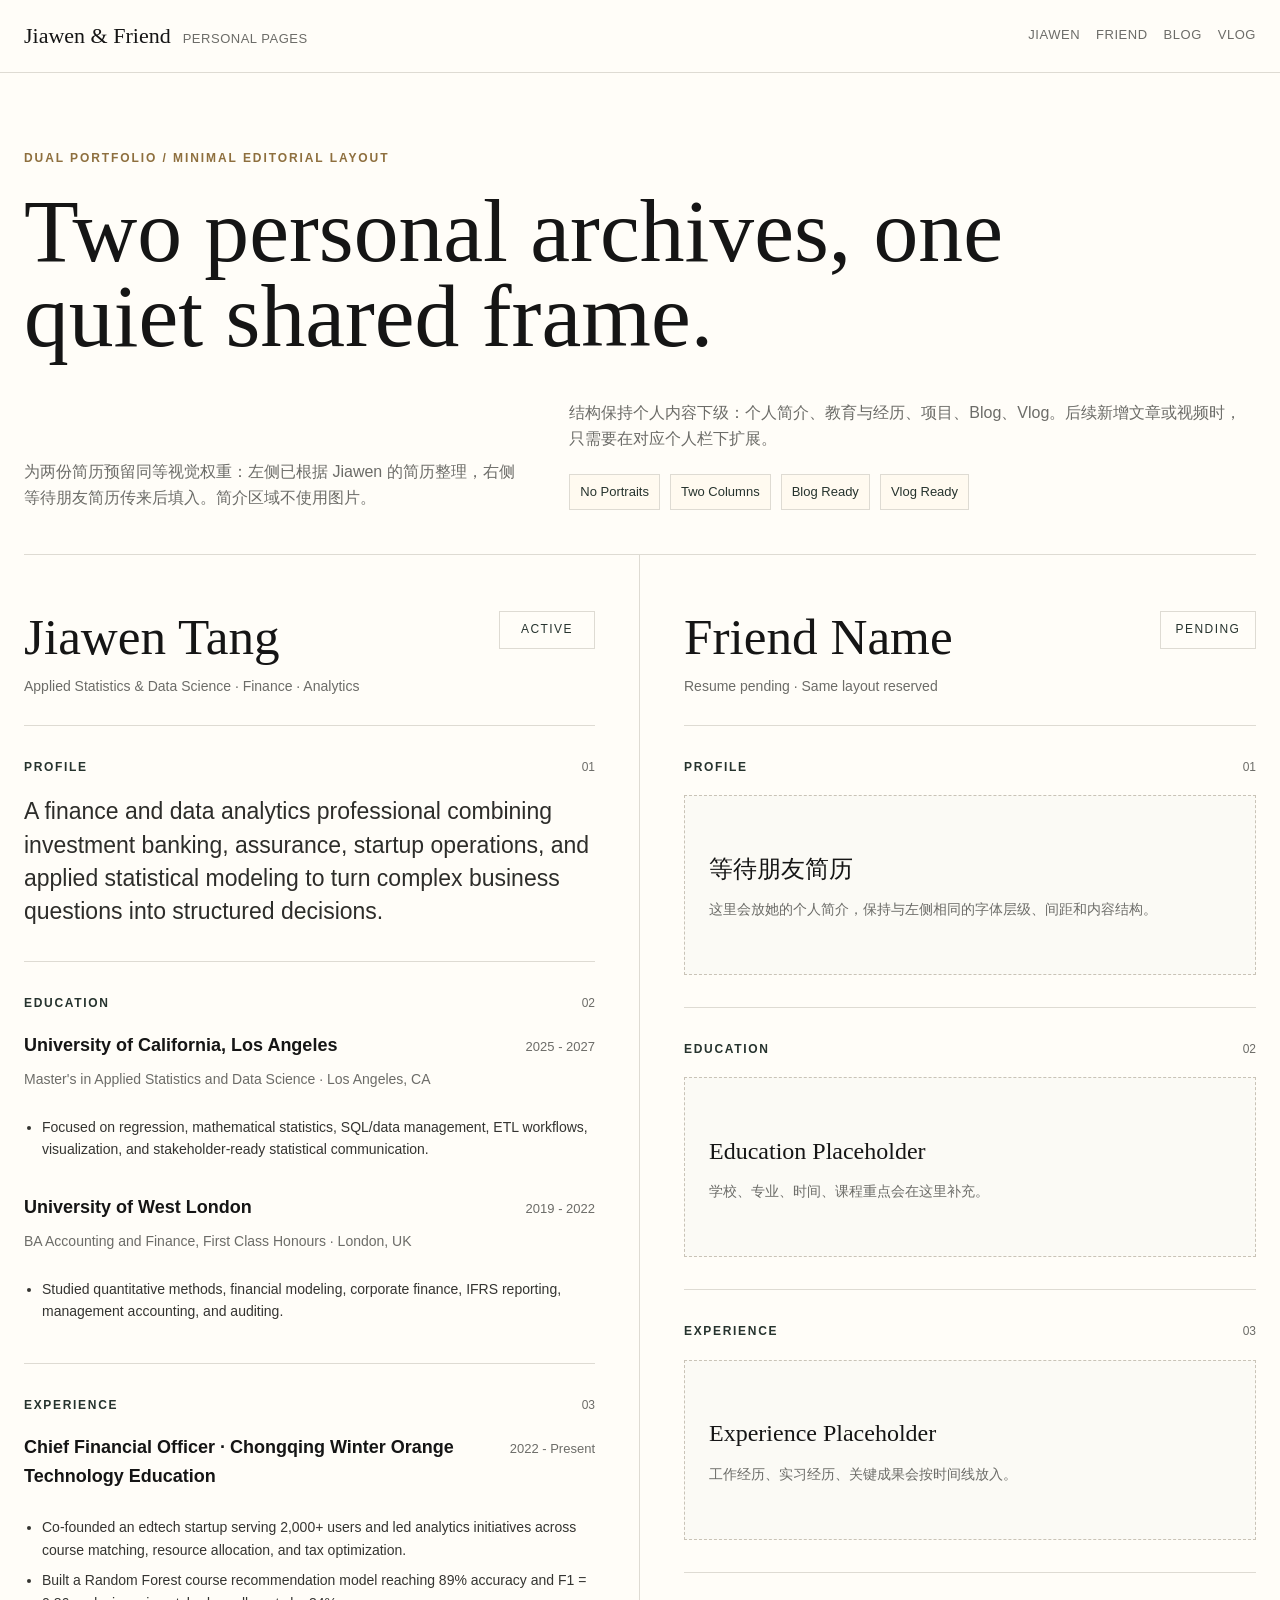
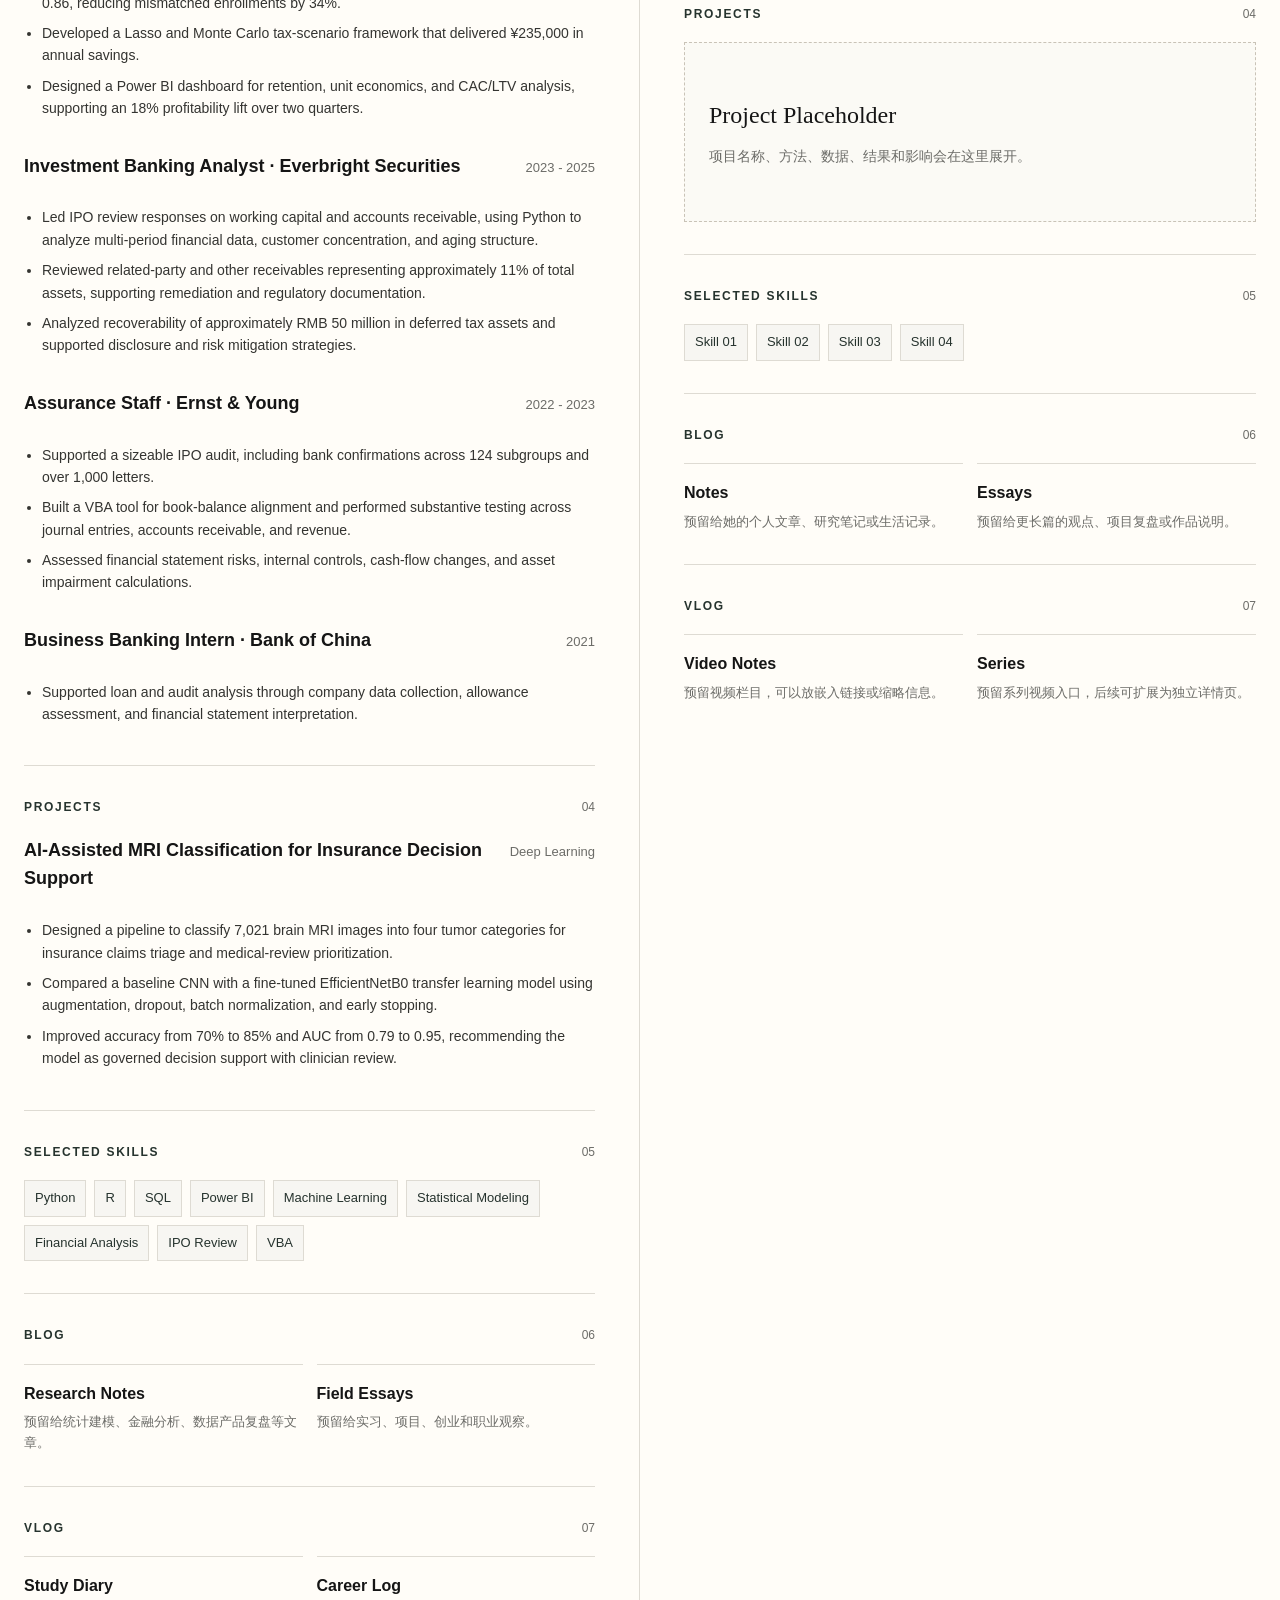
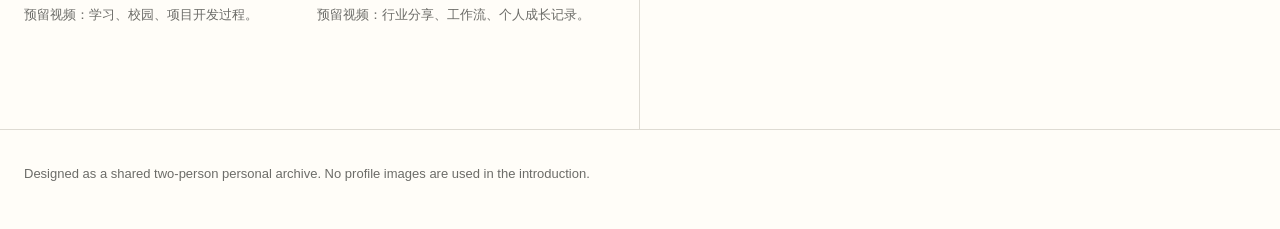
<file: 421/index.html>
<!doctype html>
<html lang="zh-CN">
  <head>
    <meta charset="utf-8">
    <meta name="viewport" content="width=device-width, initial-scale=1">
    <title>Jiawen Tang & Friend | Personal Pages</title>
    <style>
      :root {
        color-scheme: light;
        --ink: #151515;
        --muted: #6c6c68;
        --fine: #dedbd3;
        --soft: #f7f6f2;
        --paper: #fffdf8;
        --accent: #8e6f3e;
        --deep: #26332e;
      }

      * {
        box-sizing: border-box;
      }

      html {
        scroll-behavior: smooth;
      }

      body {
        margin: 0;
        min-width: 320px;
        background: var(--paper);
        color: var(--ink);
        font-family: "Inter", "Helvetica Neue", Arial, "PingFang SC", "Microsoft YaHei", sans-serif;
        line-height: 1.6;
      }

      a {
        color: inherit;
        text-decoration: none;
      }

      .shell {
        width: min(1480px, calc(100% - 48px));
        margin: 0 auto;
      }

      .topbar {
        position: sticky;
        top: 0;
        z-index: 5;
        background: rgba(255, 253, 248, 0.92);
        border-bottom: 1px solid var(--fine);
        backdrop-filter: blur(18px);
      }

      .topbar-inner {
        display: flex;
        align-items: center;
        justify-content: space-between;
        min-height: 72px;
        gap: 24px;
      }

      .brand {
        display: flex;
        align-items: baseline;
        gap: 12px;
        white-space: nowrap;
      }

      .brand strong {
        font-family: Georgia, "Times New Roman", serif;
        font-size: 22px;
        font-weight: 500;
      }

      .brand span,
      nav a {
        color: var(--muted);
        font-size: 13px;
        letter-spacing: 0.04em;
        text-transform: uppercase;
      }

      nav {
        display: flex;
        flex-wrap: wrap;
        justify-content: flex-end;
        gap: 16px;
      }

      nav a {
        padding: 6px 0;
        border-bottom: 1px solid transparent;
      }

      nav a:hover {
        border-color: var(--ink);
        color: var(--ink);
      }

      .hero {
        padding: 76px 0 44px;
        border-bottom: 1px solid var(--fine);
      }

      .kicker {
        margin: 0 0 20px;
        color: var(--accent);
        font-size: 12px;
        font-weight: 700;
        letter-spacing: 0.16em;
        text-transform: uppercase;
      }

      h1 {
        max-width: 980px;
        margin: 0;
        font-family: Georgia, "Times New Roman", serif;
        font-size: clamp(48px, 7vw, 104px);
        font-weight: 500;
        line-height: 0.95;
      }

      .hero-note {
        display: grid;
        grid-template-columns: minmax(220px, 0.42fr) minmax(280px, 0.58fr);
        gap: 48px;
        align-items: end;
        margin-top: 42px;
      }

      .hero-note p {
        margin: 0;
        color: var(--muted);
        font-size: 16px;
      }

      .meta-row {
        display: flex;
        flex-wrap: wrap;
        gap: 10px;
        margin-top: 22px;
      }

      .meta-row span {
        border: 1px solid var(--fine);
        padding: 7px 10px;
        color: var(--deep);
        font-size: 13px;
        background: #fffaf0;
      }

      .profiles {
        display: grid;
        grid-template-columns: repeat(2, minmax(0, 1fr));
        min-height: 70vh;
      }

      .profile {
        padding: 56px 44px 72px;
      }

      .profile:first-child {
        border-right: 1px solid var(--fine);
        padding-left: 0;
      }

      .profile:last-child {
        padding-right: 0;
      }

      .profile-head {
        display: grid;
        grid-template-columns: minmax(0, 1fr) auto;
        gap: 20px;
        align-items: start;
        padding-bottom: 28px;
        border-bottom: 1px solid var(--fine);
      }

      .profile h2 {
        margin: 0;
        font-family: Georgia, "Times New Roman", serif;
        font-size: clamp(34px, 4vw, 58px);
        font-weight: 500;
        line-height: 1;
      }

      .role {
        margin: 12px 0 0;
        color: var(--muted);
        font-size: 14px;
      }

      .status {
        min-width: 96px;
        border: 1px solid var(--fine);
        padding: 8px 10px;
        color: var(--deep);
        font-size: 12px;
        text-align: center;
        text-transform: uppercase;
        letter-spacing: 0.12em;
      }

      .content-block {
        padding: 32px 0;
        border-bottom: 1px solid var(--fine);
      }

      .content-block:last-child {
        border-bottom: 0;
      }

      .section-label {
        display: flex;
        align-items: center;
        justify-content: space-between;
        gap: 18px;
        margin-bottom: 18px;
      }

      .section-label h3 {
        margin: 0;
        color: var(--deep);
        font-size: 12px;
        font-weight: 800;
        letter-spacing: 0.14em;
        text-transform: uppercase;
      }

      .section-label span {
        color: var(--muted);
        font-size: 12px;
      }

      .lede {
        margin: 0;
        color: #2d2d2a;
        font-size: clamp(18px, 2vw, 23px);
        line-height: 1.45;
      }

      .timeline {
        display: grid;
        gap: 24px;
      }

      .item {
        display: grid;
        gap: 8px;
      }

      .item-header {
        display: flex;
        align-items: baseline;
        justify-content: space-between;
        gap: 18px;
      }

      .item h4 {
        margin: 0;
        color: var(--ink);
        font-size: 18px;
        font-weight: 700;
      }

      .item time {
        color: var(--muted);
        font-size: 13px;
        white-space: nowrap;
      }

      .item p {
        margin: 0;
        color: var(--muted);
        font-size: 14px;
      }

      ul {
        margin: 10px 0 0;
        padding-left: 18px;
      }

      li {
        margin: 8px 0;
        color: #343431;
        font-size: 14px;
      }

      .skills {
        display: flex;
        flex-wrap: wrap;
        gap: 8px;
      }

      .skills span {
        border: 1px solid var(--fine);
        background: var(--soft);
        padding: 7px 10px;
        color: var(--deep);
        font-size: 13px;
      }

      .placeholder {
        min-height: 180px;
        border: 1px dashed #c9c3b7;
        background: #fbfaf5;
        padding: 24px;
        display: grid;
        align-content: center;
        gap: 10px;
      }

      .placeholder strong {
        font-family: Georgia, "Times New Roman", serif;
        font-size: 24px;
        font-weight: 500;
      }

      .placeholder p {
        margin: 0;
        color: var(--muted);
        font-size: 14px;
      }

      .journal-grid {
        display: grid;
        grid-template-columns: repeat(2, minmax(0, 1fr));
        gap: 14px;
      }

      .journal-slot {
        border-top: 1px solid var(--fine);
        padding-top: 16px;
      }

      .journal-slot strong {
        display: block;
        margin-bottom: 6px;
        font-size: 16px;
      }

      .journal-slot p {
        margin: 0;
        color: var(--muted);
        font-size: 13px;
      }

      footer {
        border-top: 1px solid var(--fine);
        padding: 34px 0 44px;
        color: var(--muted);
        font-size: 13px;
      }

      @media (max-width: 980px) {
        .shell {
          width: min(100% - 32px, 760px);
        }

        .topbar-inner,
        .hero-note {
          grid-template-columns: 1fr;
        }

        .topbar-inner {
          align-items: flex-start;
          flex-direction: column;
          padding: 16px 0;
        }

        nav {
          justify-content: flex-start;
        }

        .profiles {
          grid-template-columns: 1fr;
        }

        .profile {
          padding: 42px 0 54px;
        }

        .profile:first-child {
          border-right: 0;
          border-bottom: 1px solid var(--fine);
        }
      }

      @media (max-width: 620px) {
        .shell {
          width: min(100% - 24px, 520px);
        }

        .hero {
          padding-top: 54px;
        }

        .brand {
          flex-wrap: wrap;
        }

        .profile-head,
        .item-header,
        .journal-grid {
          grid-template-columns: 1fr;
        }

        .profile-head,
        .item-header {
          display: grid;
        }

        .status {
          width: fit-content;
        }

        .item time {
          white-space: normal;
        }
      }
    </style>
  </head>
  <body>
    <header class="topbar">
      <div class="shell topbar-inner">
        <a class="brand" href="#top" aria-label="Back to top">
          <strong>Jiawen & Friend</strong>
          <span>Personal Pages</span>
        </a>
        <nav aria-label="Primary">
          <a href="#jiawen">Jiawen</a>
          <a href="#friend">Friend</a>
          <a href="#jiawen-blog">Blog</a>
          <a href="#jiawen-vlog">Vlog</a>
        </nav>
      </div>
    </header>

    <main id="top">
      <section class="shell hero" aria-labelledby="page-title">
        <p class="kicker">Dual Portfolio / Minimal Editorial Layout</p>
        <h1 id="page-title">Two personal archives, one quiet shared frame.</h1>
        <div class="hero-note">
          <p>为两份简历预留同等视觉权重：左侧已根据 Jiawen 的简历整理，右侧等待朋友简历传来后填入。简介区域不使用图片。</p>
          <div>
            <p>结构保持个人内容下级：个人简介、教育与经历、项目、Blog、Vlog。后续新增文章或视频时，只需要在对应个人栏下扩展。</p>
            <div class="meta-row" aria-label="Page qualities">
              <span>No Portraits</span>
              <span>Two Columns</span>
              <span>Blog Ready</span>
              <span>Vlog Ready</span>
            </div>
          </div>
        </div>
      </section>

      <section class="shell profiles" aria-label="Personal profiles">
        <article class="profile" id="jiawen">
          <header class="profile-head">
            <div>
              <h2>Jiawen Tang</h2>
              <p class="role">Applied Statistics & Data Science · Finance · Analytics</p>
            </div>
            <span class="status">Active</span>
          </header>

          <section class="content-block" aria-labelledby="jiawen-profile">
            <div class="section-label">
              <h3 id="jiawen-profile">Profile</h3>
              <span>01</span>
            </div>
            <p class="lede">A finance and data analytics professional combining investment banking, assurance, startup operations, and applied statistical modeling to turn complex business questions into structured decisions.</p>
          </section>

          <section class="content-block" aria-labelledby="jiawen-education">
            <div class="section-label">
              <h3 id="jiawen-education">Education</h3>
              <span>02</span>
            </div>
            <div class="timeline">
              <div class="item">
                <div class="item-header">
                  <h4>University of California, Los Angeles</h4>
                  <time>2025 - 2027</time>
                </div>
                <p>Master's in Applied Statistics and Data Science · Los Angeles, CA</p>
                <ul>
                  <li>Focused on regression, mathematical statistics, SQL/data management, ETL workflows, visualization, and stakeholder-ready statistical communication.</li>
                </ul>
              </div>
              <div class="item">
                <div class="item-header">
                  <h4>University of West London</h4>
                  <time>2019 - 2022</time>
                </div>
                <p>BA Accounting and Finance, First Class Honours · London, UK</p>
                <ul>
                  <li>Studied quantitative methods, financial modeling, corporate finance, IFRS reporting, management accounting, and auditing.</li>
                </ul>
              </div>
            </div>
          </section>

          <section class="content-block" aria-labelledby="jiawen-experience">
            <div class="section-label">
              <h3 id="jiawen-experience">Experience</h3>
              <span>03</span>
            </div>
            <div class="timeline">
              <div class="item">
                <div class="item-header">
                  <h4>Chief Financial Officer · Chongqing Winter Orange Technology Education</h4>
                  <time>2022 - Present</time>
                </div>
                <ul>
                  <li>Co-founded an edtech startup serving 2,000+ users and led analytics initiatives across course matching, resource allocation, and tax optimization.</li>
                  <li>Built a Random Forest course recommendation model reaching 89% accuracy and F1 = 0.86, reducing mismatched enrollments by 34%.</li>
                  <li>Developed a Lasso and Monte Carlo tax-scenario framework that delivered ¥235,000 in annual savings.</li>
                  <li>Designed a Power BI dashboard for retention, unit economics, and CAC/LTV analysis, supporting an 18% profitability lift over two quarters.</li>
                </ul>
              </div>
              <div class="item">
                <div class="item-header">
                  <h4>Investment Banking Analyst · Everbright Securities</h4>
                  <time>2023 - 2025</time>
                </div>
                <ul>
                  <li>Led IPO review responses on working capital and accounts receivable, using Python to analyze multi-period financial data, customer concentration, and aging structure.</li>
                  <li>Reviewed related-party and other receivables representing approximately 11% of total assets, supporting remediation and regulatory documentation.</li>
                  <li>Analyzed recoverability of approximately RMB 50 million in deferred tax assets and supported disclosure and risk mitigation strategies.</li>
                </ul>
              </div>
              <div class="item">
                <div class="item-header">
                  <h4>Assurance Staff · Ernst & Young</h4>
                  <time>2022 - 2023</time>
                </div>
                <ul>
                  <li>Supported a sizeable IPO audit, including bank confirmations across 124 subgroups and over 1,000 letters.</li>
                  <li>Built a VBA tool for book-balance alignment and performed substantive testing across journal entries, accounts receivable, and revenue.</li>
                  <li>Assessed financial statement risks, internal controls, cash-flow changes, and asset impairment calculations.</li>
                </ul>
              </div>
              <div class="item">
                <div class="item-header">
                  <h4>Business Banking Intern · Bank of China</h4>
                  <time>2021</time>
                </div>
                <ul>
                  <li>Supported loan and audit analysis through company data collection, allowance assessment, and financial statement interpretation.</li>
                </ul>
              </div>
            </div>
          </section>

          <section class="content-block" aria-labelledby="jiawen-projects">
            <div class="section-label">
              <h3 id="jiawen-projects">Projects</h3>
              <span>04</span>
            </div>
            <div class="item">
              <div class="item-header">
                <h4>AI-Assisted MRI Classification for Insurance Decision Support</h4>
                <time>Deep Learning</time>
              </div>
              <ul>
                <li>Designed a pipeline to classify 7,021 brain MRI images into four tumor categories for insurance claims triage and medical-review prioritization.</li>
                <li>Compared a baseline CNN with a fine-tuned EfficientNetB0 transfer learning model using augmentation, dropout, batch normalization, and early stopping.</li>
                <li>Improved accuracy from 70% to 85% and AUC from 0.79 to 0.95, recommending the model as governed decision support with clinician review.</li>
              </ul>
            </div>
          </section>

          <section class="content-block" aria-labelledby="jiawen-skills">
            <div class="section-label">
              <h3 id="jiawen-skills">Selected Skills</h3>
              <span>05</span>
            </div>
            <div class="skills">
              <span>Python</span>
              <span>R</span>
              <span>SQL</span>
              <span>Power BI</span>
              <span>Machine Learning</span>
              <span>Statistical Modeling</span>
              <span>Financial Analysis</span>
              <span>IPO Review</span>
              <span>VBA</span>
            </div>
          </section>

          <section class="content-block" aria-labelledby="jiawen-blog">
            <div class="section-label">
              <h3 id="jiawen-blog">Blog</h3>
              <span>06</span>
            </div>
            <div class="journal-grid">
              <div class="journal-slot">
                <strong>Research Notes</strong>
                <p>预留给统计建模、金融分析、数据产品复盘等文章。</p>
              </div>
              <div class="journal-slot">
                <strong>Field Essays</strong>
                <p>预留给实习、项目、创业和职业观察。</p>
              </div>
            </div>
          </section>

          <section class="content-block" aria-labelledby="jiawen-vlog">
            <div class="section-label">
              <h3 id="jiawen-vlog">Vlog</h3>
              <span>07</span>
            </div>
            <div class="journal-grid">
              <div class="journal-slot">
                <strong>Study Diary</strong>
                <p>预留视频：学习、校园、项目开发过程。</p>
              </div>
              <div class="journal-slot">
                <strong>Career Log</strong>
                <p>预留视频：行业分享、工作流、个人成长记录。</p>
              </div>
            </div>
          </section>
        </article>

        <article class="profile" id="friend">
          <header class="profile-head">
            <div>
              <h2>Friend Name</h2>
              <p class="role">Resume pending · Same layout reserved</p>
            </div>
            <span class="status">Pending</span>
          </header>

          <section class="content-block" aria-labelledby="friend-profile">
            <div class="section-label">
              <h3 id="friend-profile">Profile</h3>
              <span>01</span>
            </div>
            <div class="placeholder">
              <strong>等待朋友简历</strong>
              <p>这里会放她的个人简介，保持与左侧相同的字体层级、间距和内容结构。</p>
            </div>
          </section>

          <section class="content-block" aria-labelledby="friend-education">
            <div class="section-label">
              <h3 id="friend-education">Education</h3>
              <span>02</span>
            </div>
            <div class="placeholder">
              <strong>Education Placeholder</strong>
              <p>学校、专业、时间、课程重点会在这里补充。</p>
            </div>
          </section>

          <section class="content-block" aria-labelledby="friend-experience">
            <div class="section-label">
              <h3 id="friend-experience">Experience</h3>
              <span>03</span>
            </div>
            <div class="placeholder">
              <strong>Experience Placeholder</strong>
              <p>工作经历、实习经历、关键成果会按时间线放入。</p>
            </div>
          </section>

          <section class="content-block" aria-labelledby="friend-projects">
            <div class="section-label">
              <h3 id="friend-projects">Projects</h3>
              <span>04</span>
            </div>
            <div class="placeholder">
              <strong>Project Placeholder</strong>
              <p>项目名称、方法、数据、结果和影响会在这里展开。</p>
            </div>
          </section>

          <section class="content-block" aria-labelledby="friend-skills">
            <div class="section-label">
              <h3 id="friend-skills">Selected Skills</h3>
              <span>05</span>
            </div>
            <div class="skills">
              <span>Skill 01</span>
              <span>Skill 02</span>
              <span>Skill 03</span>
              <span>Skill 04</span>
            </div>
          </section>

          <section class="content-block" aria-labelledby="friend-blog">
            <div class="section-label">
              <h3 id="friend-blog">Blog</h3>
              <span>06</span>
            </div>
            <div class="journal-grid">
              <div class="journal-slot">
                <strong>Notes</strong>
                <p>预留给她的个人文章、研究笔记或生活记录。</p>
              </div>
              <div class="journal-slot">
                <strong>Essays</strong>
                <p>预留给更长篇的观点、项目复盘或作品说明。</p>
              </div>
            </div>
          </section>

          <section class="content-block" aria-labelledby="friend-vlog">
            <div class="section-label">
              <h3 id="friend-vlog">Vlog</h3>
              <span>07</span>
            </div>
            <div class="journal-grid">
              <div class="journal-slot">
                <strong>Video Notes</strong>
                <p>预留视频栏目，可以放嵌入链接或缩略信息。</p>
              </div>
              <div class="journal-slot">
                <strong>Series</strong>
                <p>预留系列视频入口，后续可扩展为独立详情页。</p>
              </div>
            </div>
          </section>
        </article>
      </section>
    </main>

    <footer>
      <div class="shell">Designed as a shared two-person personal archive. No profile images are used in the introduction.</div>
    </footer>
  </body>
</html>
</file>
